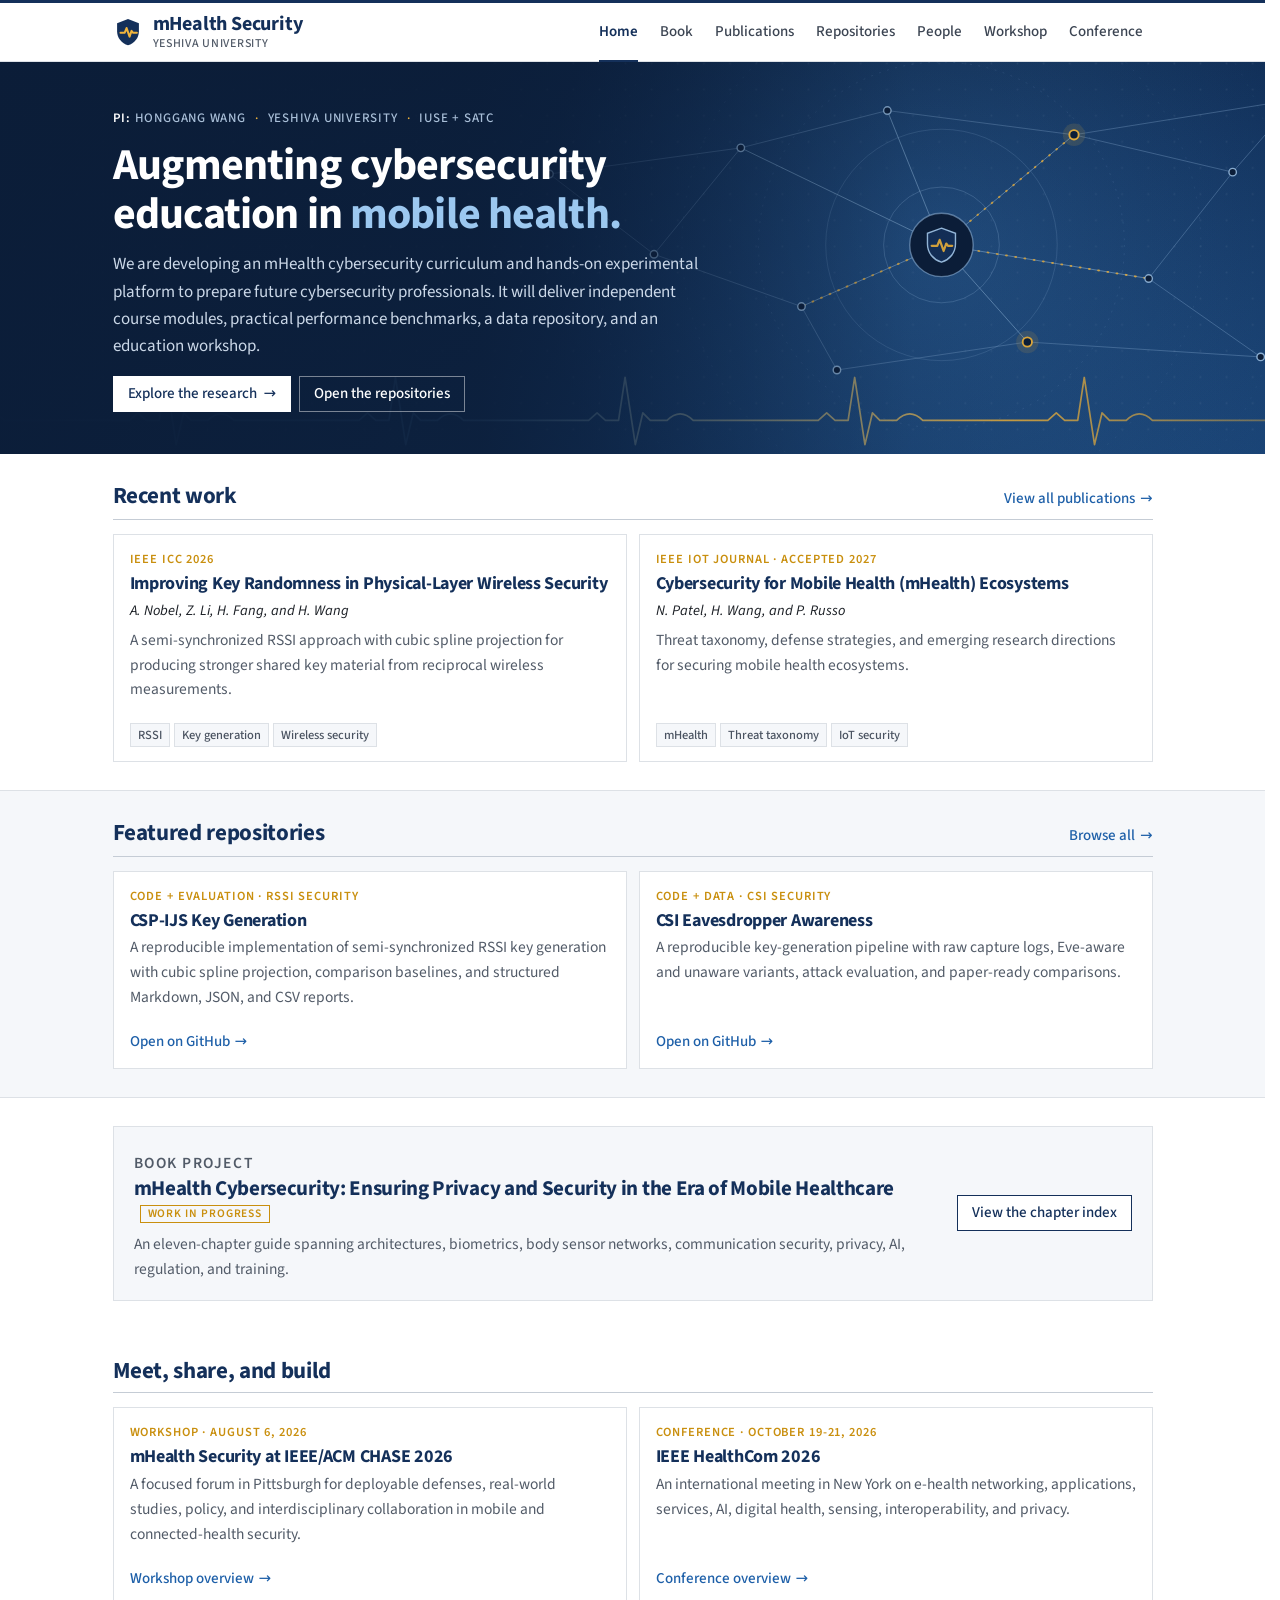
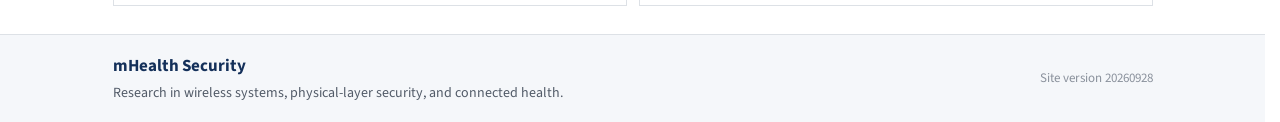
<file: index.html>
<!doctype html>
<html lang="en">
<head>
  <meta charset="utf-8">
  <meta name="viewport" content="width=device-width, initial-scale=1">
  <meta http-equiv="Cache-Control" content="no-cache, no-store, must-revalidate">
  <meta http-equiv="Pragma" content="no-cache">
  <meta http-equiv="Expires" content="0">
  <title>mHealth Security</title>
  <meta name="description" content="Curriculum and experimental platform development for cybersecurity education in mobile health.">
  <meta name="keywords" content="Project mHealth, project mhealth, mhealth project, mHealth Project, mhealth, mHealth, mHealth Security, mhealth security, mHealth Security Project, mobile health, mobile health cybersecurity, wireless security research, physical-layer security, RSSI key generation, CSI eavesdropper awareness, cybersecurity curriculum, Yeshiva University, Honggang Wang">
  <meta name="author" content="mHealth Security Project, Yeshiva University">
  <meta name="robots" content="index, follow">
  <link rel="canonical" href="https://www.proj-mhealth.org/">
  <meta property="og:url" content="https://www.proj-mhealth.org/">
  <meta name="google-site-verification" content="Qk5Y0kAhoHa6yoyvN5SX2Nt1vmmFH6s0yin-P7p3LM4" />
  <meta name="theme-color" content="#14305a">
  <meta property="og:type" content="website">
  <meta property="og:title" content="mHealth Security">
  <meta property="og:description" content="Augmenting cybersecurity education in mobile health through curriculum and experimental platform development.">
  <meta name="twitter:card" content="summary">
  <link rel="icon" href="assets/favicon.svg?v=20260928" type="image/svg+xml">
  <link rel="stylesheet" href="assets/styles.css?v=20261020">
  <script defer src="assets/site.js?v=20260928"></script>
</head>
<body>
  <a class="skip-link" href="#main">Skip to content</a>
  <header id="site-header">
    <div class="nav-wrap">
      <a class="brand" href="index.html" aria-label="mHealth Security home">
        <span class="brand-mark" aria-hidden="true">
          <svg viewBox="0 0 44 44"><path d="M22 3 38 9V21c0 10.2-6.7 17.6-16 20.6C12.7 38.6 6 31.2 6 21V9Z" fill="#14305a"/><path d="M11 23h6.2l2.7-6.8 4.4 12.6 2.9-8.4 2 2.6H35" fill="none" stroke="#f0b43c" stroke-width="3" stroke-linecap="round" stroke-linejoin="round"/></svg>
        </span>
        <span class="brand-text">
          <span class="brand-name">mHealth Security</span>
          <span class="brand-sub">Yeshiva University</span>
        </span>
      </a>
      <button class="menu-toggle" type="button" aria-expanded="false" aria-controls="primary-nav">
        <span></span><span></span><span></span><span class="sr-only">Toggle navigation</span>
      </button>
      <nav id="primary-nav" class="primary-nav" aria-label="Primary navigation">
        <a href="index.html" class="active" aria-current="page">Home</a>
        <a href="book.html">Book</a>
        <a href="publications.html">Publications</a>
        <a href="repositories.html">Repositories</a>
        <a href="people.html">People</a>
        <a href="workshop.html">Workshop</a>
        <a href="conference.html">Conference</a>
      </nav>
    </div>
  </header>

  <main id="main">
    <section class="hero" aria-label="Project overview">
      <div class="container hero-grid">
        <div class="hero-copy">
          <div class="award-facts" aria-label="Project information">
            <span><b>PI:</b> Honggang Wang</span>
            <span>Yeshiva University</span>
            <span>IUSE + SaTC</span>
          </div>
          <h1>Augmenting cybersecurity education in <span>mobile health.</span></h1>
          <p class="lead">We are developing an mHealth cybersecurity curriculum and hands-on experimental platform to prepare future cybersecurity professionals. It will deliver independent course modules, practical performance benchmarks, a data repository, and an education workshop.</p>
          <div class="button-row">
            <a class="button" href="publications.html">Explore the research <span aria-hidden="true">→</span></a>
            <a class="button secondary" href="repositories.html">Open the repositories</a>
          </div>
        </div>
      </div>
    </section>

    <section class="section">
      <div class="container">
        <div class="section-heading">
          <div>
            <p class="eyebrow">Featured research</p>
            <h2>Recent work</h2>
          </div>
          <a class="text-link" href="publications.html">View all publications</a>
        </div>
        <div class="card-grid">
          <article class="card">
            <p class="meta">IEEE ICC 2026</p>
            <h3>Improving Key Randomness in Physical-Layer Wireless Security</h3>
            <p class="authors">A. Nobel, Z. Li, H. Fang, and H. Wang</p>
            <p>A semi-synchronized RSSI approach with cubic spline projection for producing stronger shared key material from reciprocal wireless measurements.</p>
            <div class="tag-row"><span class="tag">RSSI</span><span class="tag">Key generation</span><span class="tag">Wireless security</span></div>
          </article>
          <article class="card">
            <p class="meta">IEEE IoT Journal · Accepted 2027</p>
            <h3>Cybersecurity for Mobile Health (mHealth) Ecosystems</h3>
            <p class="authors">N. Patel, H. Wang, and P. Russo</p>
            <p>Threat taxonomy, defense strategies, and emerging research directions for securing mobile health ecosystems.</p>
            <div class="tag-row"><span class="tag">mHealth</span><span class="tag">Threat taxonomy</span><span class="tag">IoT security</span></div>
          </article>
        </div>
      </div>
    </section>

    <section class="section section-alt">
      <div class="container">
        <div class="section-heading">
          <div>
            <p class="eyebrow">Open research</p>
            <h2>Featured repositories</h2>
          </div>
          <a class="text-link" href="repositories.html">Browse all</a>
        </div>
        <div class="card-grid">
          <article class="card">
            <p class="meta">Code + evaluation · RSSI security</p>
            <h3>CSP-IJS Key Generation</h3>
            <p>A reproducible implementation of semi-synchronized RSSI key generation with cubic spline projection, comparison baselines, and structured Markdown, JSON, and CSV reports.</p>
            <a class="text-link" href="https://github.com/anoted/RSSI_Keygen_CSP_IJS" target="_blank" rel="noopener noreferrer">Open on GitHub</a>
          </article>
          <article class="card">
            <p class="meta">Code + data · CSI security</p>
            <h3>CSI Eavesdropper Awareness</h3>
            <p>A reproducible key-generation pipeline with raw capture logs, Eve-aware and unaware variants, attack evaluation, and paper-ready comparisons.</p>
            <a class="text-link" href="https://github.com/anoted/CSI-Evesdropper-Awareness" target="_blank" rel="noopener noreferrer">Open on GitHub</a>
          </article>
        </div>
      </div>
    </section>

    <section class="section-tight">
      <div class="container feature-band">
        <div>
          <p class="eyebrow">Book project</p>
          <h2>mHealth Cybersecurity: Ensuring Privacy and Security in the Era of Mobile Healthcare <span class="wip">Work in Progress</span></h2>
          <p>An eleven-chapter guide spanning architectures, biometrics, body sensor networks, communication security, privacy, AI, regulation, and training.</p>
        </div>
        <a class="button light" href="book.html">View the chapter index</a>
      </div>
    </section>

    <section class="section">
      <div class="container">
        <div class="section-heading">
          <div>
            <p class="eyebrow">Community</p>
            <h2>Meet, share, and build</h2>
          </div>
        </div>
        <div class="card-grid">
          <article class="card">
            <p class="meta">Workshop · August 6, 2026</p>
            <h3>mHealth Security at IEEE/ACM CHASE 2026</h3>
            <p>A focused forum in Pittsburgh for deployable defenses, real-world studies, policy, and interdisciplinary collaboration in mobile and connected-health security.</p>
            <a class="text-link" href="workshop.html">Workshop overview</a>
          </article>
          <article class="card">
            <p class="meta">Conference · October 19-21, 2026</p>
            <h3>IEEE HealthCom 2026</h3>
            <p>An international meeting in New York on e-health networking, applications, services, AI, digital health, sensing, interoperability, and privacy.</p>
            <a class="text-link" href="conference.html">Conference overview</a>
          </article>
        </div>
      </div>
    </section>
  </main>

  <footer id="site-footer"></footer>
</body>
</html>
</file>
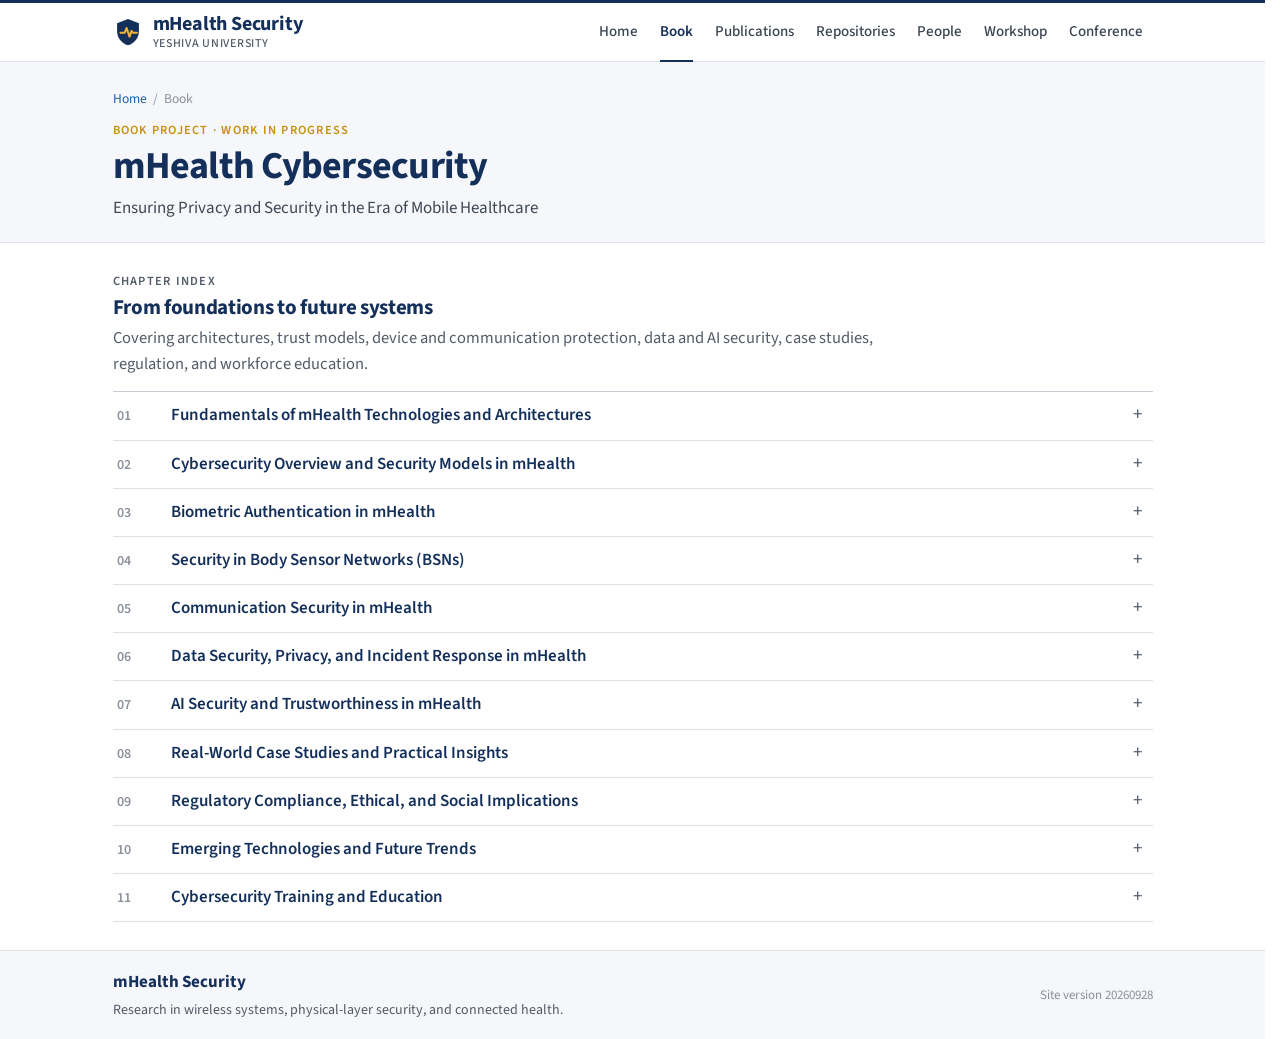
<file: book.html>
<!doctype html>
<html lang="en">
<head>
  <meta charset="utf-8">
  <meta name="viewport" content="width=device-width, initial-scale=1">
  <meta http-equiv="Cache-Control" content="no-cache, no-store, must-revalidate">
  <meta http-equiv="Pragma" content="no-cache">
  <meta http-equiv="Expires" content="0">
  <title>mHealth Cybersecurity Book | mHealth Security</title>
  <meta name="description" content="Chapter index for mHealth Cybersecurity: Ensuring Privacy and Security in the Era of Mobile Healthcare, a work in progress.">
  <meta name="keywords" content="Project mHealth, project mhealth, mhealth project, mHealth Project, mhealth, mHealth, mHealth Security, mhealth security, mHealth cybersecurity book, mobile health cybersecurity, biometric authentication, body sensor networks, communication security, data privacy, AI security, regulatory compliance, mobile healthcare, cybersecurity training, emerging technologies">
  <meta name="author" content="mHealth Security Project, Yeshiva University">
  <meta name="robots" content="index, follow">
  <link rel="canonical" href="https://www.proj-mhealth.org/book.html">
  <meta property="og:url" content="https://www.proj-mhealth.org/book.html">
  <meta name="google-site-verification" content="Qk5Y0kAhoHa6yoyvN5SX2Nt1vmmFH6s0yin-P7p3LM4" />
  <meta name="theme-color" content="#14305a">
  <meta property="og:title" content="mHealth Cybersecurity - Work in Progress">
  <meta property="og:description" content="An eleven-chapter guide to security and privacy in mobile healthcare.">
  <link rel="icon" href="assets/favicon.svg?v=20260928" type="image/svg+xml">
  <link rel="stylesheet" href="assets/styles.css?v=20261020">
  <script defer src="assets/site.js?v=20260928"></script>
</head>
<body>
  <a class="skip-link" href="#main">Skip to content</a>
  <header id="site-header">
    <div class="nav-wrap">
      <a class="brand" href="index.html" aria-label="mHealth Security home">
        <span class="brand-mark" aria-hidden="true">
          <svg viewBox="0 0 44 44"><path d="M22 3 38 9V21c0 10.2-6.7 17.6-16 20.6C12.7 38.6 6 31.2 6 21V9Z" fill="#14305a"/><path d="M11 23h6.2l2.7-6.8 4.4 12.6 2.9-8.4 2 2.6H35" fill="none" stroke="#f0b43c" stroke-width="3" stroke-linecap="round" stroke-linejoin="round"/></svg>
        </span>
        <span class="brand-text">
          <span class="brand-name">mHealth Security</span>
          <span class="brand-sub">Yeshiva University</span>
        </span>
      </a>
      <button class="menu-toggle" type="button" aria-expanded="false" aria-controls="primary-nav">
        <span></span><span></span><span></span><span class="sr-only">Toggle navigation</span>
      </button>
      <nav id="primary-nav" class="primary-nav" aria-label="Primary navigation">
        <a href="index.html">Home</a>
        <a href="book.html" class="active" aria-current="page">Book</a>
        <a href="publications.html">Publications</a>
        <a href="repositories.html">Repositories</a>
        <a href="people.html">People</a>
        <a href="workshop.html">Workshop</a>
        <a href="conference.html">Conference</a>
      </nav>
    </div>
  </header>
  <main id="main">
    <section class="page-hero">
      <div class="container">
        <div class="breadcrumbs"><a href="index.html">Home</a><span>/</span><span>Book</span></div>
        <p class="eyebrow">Book project · Work in Progress</p>
        <h1>mHealth Cybersecurity</h1>
        <p class="lead">Ensuring Privacy and Security in the Era of Mobile Healthcare</p>
      </div>
    </section>
    <section class="section">
      <div class="container">
        <div class="book-intro">
          <div>
            <p class="eyebrow">Chapter index</p>
            <h3>From foundations to future systems</h3>
            <p>Covering architectures, trust models, device and communication protection, data and AI security, case studies, regulation, and workforce education.</p>
          </div>
        </div>

        <div class="chapter-list">
          <details class="chapter">
            <summary><span class="chapter-number">01</span><span>Fundamentals of mHealth Technologies and Architectures</span></summary>
            <div class="chapter-content">
              <ol>
                <li>Introduction to Mobile Health</li>
                <li>Key Technologies in mHealth
                  <ol><li>Wearable Health Trackers</li><li>Telemedicine Platforms</li><li>IoT Sensors in Healthcare</li><li>Cloud and Edge Computing in Healthcare</li></ol>
                </li>
                <li>mHealth Architecture
                  <ol><li>Components</li><li>Network Structures</li><li>Data Flow</li><li>Stakeholders</li></ol>
                </li>
                <li>Benefits and Cybersecurity Issues of mHealth Adoption</li>
              </ol>
            </div>
          </details>
          <details class="chapter">
            <summary><span class="chapter-number">02</span><span>Cybersecurity Overview and Security Models in mHealth</span></summary>
            <div class="chapter-content">
              <ol>
                <li>Cyber Threat Landscape in mHealth</li>
                <li>Common Attack Vectors in mHealthcare Systems</li>
                <li>Security Models and Frameworks in mHealth
                  <ol><li>Main Actors and Their Trust Relationships</li><li>Potential Attackers and Threat Modeling</li></ol>
                </li>
                <li>Developing a Secure mHealth Ecosystem</li>
                <li>Vulnerabilities and Countermeasures for Wearable Device Security</li>
              </ol>
            </div>
          </details>
          <details class="chapter">
            <summary><span class="chapter-number">03</span><span>Biometric Authentication in mHealth</span></summary>
            <div class="chapter-content">
              <ol>
                <li>Introduction to Biometric Authentication</li>
                <li>Common Biometric Methods Used in mHealth
                  <ol><li>Fingerprint Recognition</li><li>Facial and Iris Recognition</li><li>Voice Authentication</li></ol>
                </li>
                <li>Risks and Security Challenges Associated with Biometrics</li>
                <li>Enhancing Biometric Security in Healthcare Applications</li>
              </ol>
            </div>
          </details>
          <details class="chapter">
            <summary><span class="chapter-number">04</span><span>Security in Body Sensor Networks (BSNs)</span></summary>
            <div class="chapter-content">
              <ol>
                <li>Overview of BSNs in Healthcare</li>
                <li>Security Challenges in BSNs</li>
                <li>Authentication and Access Control in BSNs</li>
                <li>Privacy-Preserving Techniques for BSNs</li>
                <li>Leveraging Wireless Channel Information for Secure BSNs</li>
              </ol>
            </div>
          </details>
          <details class="chapter">
            <summary><span class="chapter-number">05</span><span>Communication Security in mHealth</span></summary>
            <div class="chapter-content">
              <ol>
                <li>Securing Wireless Communications in Healthcare</li>
                <li>Threat Modeling for mHealth Communication</li>
                <li>Encryption Techniques for Secure Data Transmission</li>
                <li>Secure Network Architectures for mHealth</li>
                <li>Preventing Man-in-the-Middle and Eavesdropping Attacks</li>
                <li>Compliance and Best Practices</li>
              </ol>
            </div>
          </details>
          <details class="chapter">
            <summary><span class="chapter-number">06</span><span>Data Security, Privacy, and Incident Response in mHealth</span></summary>
            <div class="chapter-content">
              <ol>
                <li>Challenges in Health Data Security and Privacy</li>
                <li>Data Encryption and Anonymization Techniques</li>
                <li>Secure Data Storage and Handling</li>
                <li>Incident Detection, Response, and Recovery Strategies</li>
                <li>Cybersecurity Insurance Guidance for Healthcare Organizations</li>
              </ol>
            </div>
          </details>
          <details class="chapter">
            <summary><span class="chapter-number">07</span><span>AI Security and Trustworthiness in mHealth</span></summary>
            <div class="chapter-content">
              <ol>
                <li>Artificial Intelligence in mHealth
                  <ol><li>Role of AI in Medical Applications</li><li>Role of AI in Data Security</li><li>Privacy-Preserved Modeling and Federated Learning</li><li>AI-Driven Intrusion Detection and Prevention</li></ol>
                </li>
                <li>Threat Modeling for AI-Driven mHealth Systems</li>
                <li>Emerging Security Requirements in AI-Driven mHealth Systems</li>
              </ol>
            </div>
          </details>
          <details class="chapter">
            <summary><span class="chapter-number">08</span><span>Real-World Case Studies and Practical Insights</span></summary>
            <div class="chapter-content">
              <ol>
                <li>Hospital Data Breaches and Ransomware Attacks
                  <ol><li>WannaCry</li><li>SingHealth Data Breach</li><li>Universal Health Services Ransomware</li><li>Qakbot Botnet</li></ol>
                </li>
                <li>Lessons Learned from Recent Cybersecurity Incidents</li>
                <li>Best Practices and Hands-on Guidance for Securing mHealth Applications</li>
              </ol>
            </div>
          </details>
          <details class="chapter">
            <summary><span class="chapter-number">09</span><span>Regulatory Compliance, Ethical, and Social Implications</span></summary>
            <div class="chapter-content">
              <ol>
                <li>Regulatory Frameworks and Compliance
                  <ol><li>HIPAA (USA)</li><li>GDPR (European Union)</li><li>Emerging Regulations</li></ol>
                </li>
                <li>Ethical Considerations in mHealth Cybersecurity</li>
              </ol>
            </div>
          </details>
          <details class="chapter">
            <summary><span class="chapter-number">10</span><span>Emerging Technologies and Future Trends</span></summary>
            <div class="chapter-content">
              <ol>
                <li>Blockchain in mHealth Security
                  <ol><li>Distributed Ledger and Data Integrity</li><li>Transparency, Traceability, and Access Auditing</li><li>Smart Contracts and Dynamic Access Control</li><li>Privacy-Preserving Approaches and Off-Chain Storage</li><li>Scalability and Interoperability Challenges</li></ol>
                </li>
                <li>Zero Trust Architectures in Healthcare</li>
                <li>Post-Quantum Security and Practical Near-Term Risks</li>
                <li>Next-Generation Wearables and IoT Security</li>
                <li>Wireless Power Transfer and the Internet of Batteryless Things</li>
              </ol>
            </div>
          </details>
          <details class="chapter">
            <summary><span class="chapter-number">11</span><span>Cybersecurity Training and Education</span></summary>
            <div class="chapter-content">
              <ol>
                <li>Developing Effective Training Programs for Healthcare Professionals
                  <ol><li>General Awareness</li><li>Professional Training</li><li>mHealth Security Training</li></ol>
                </li>
              </ol>
            </div>
          </details>
        </div>
      </div>
    </section>
  </main>
  <footer id="site-footer"></footer>
</body>
</html>
</file>
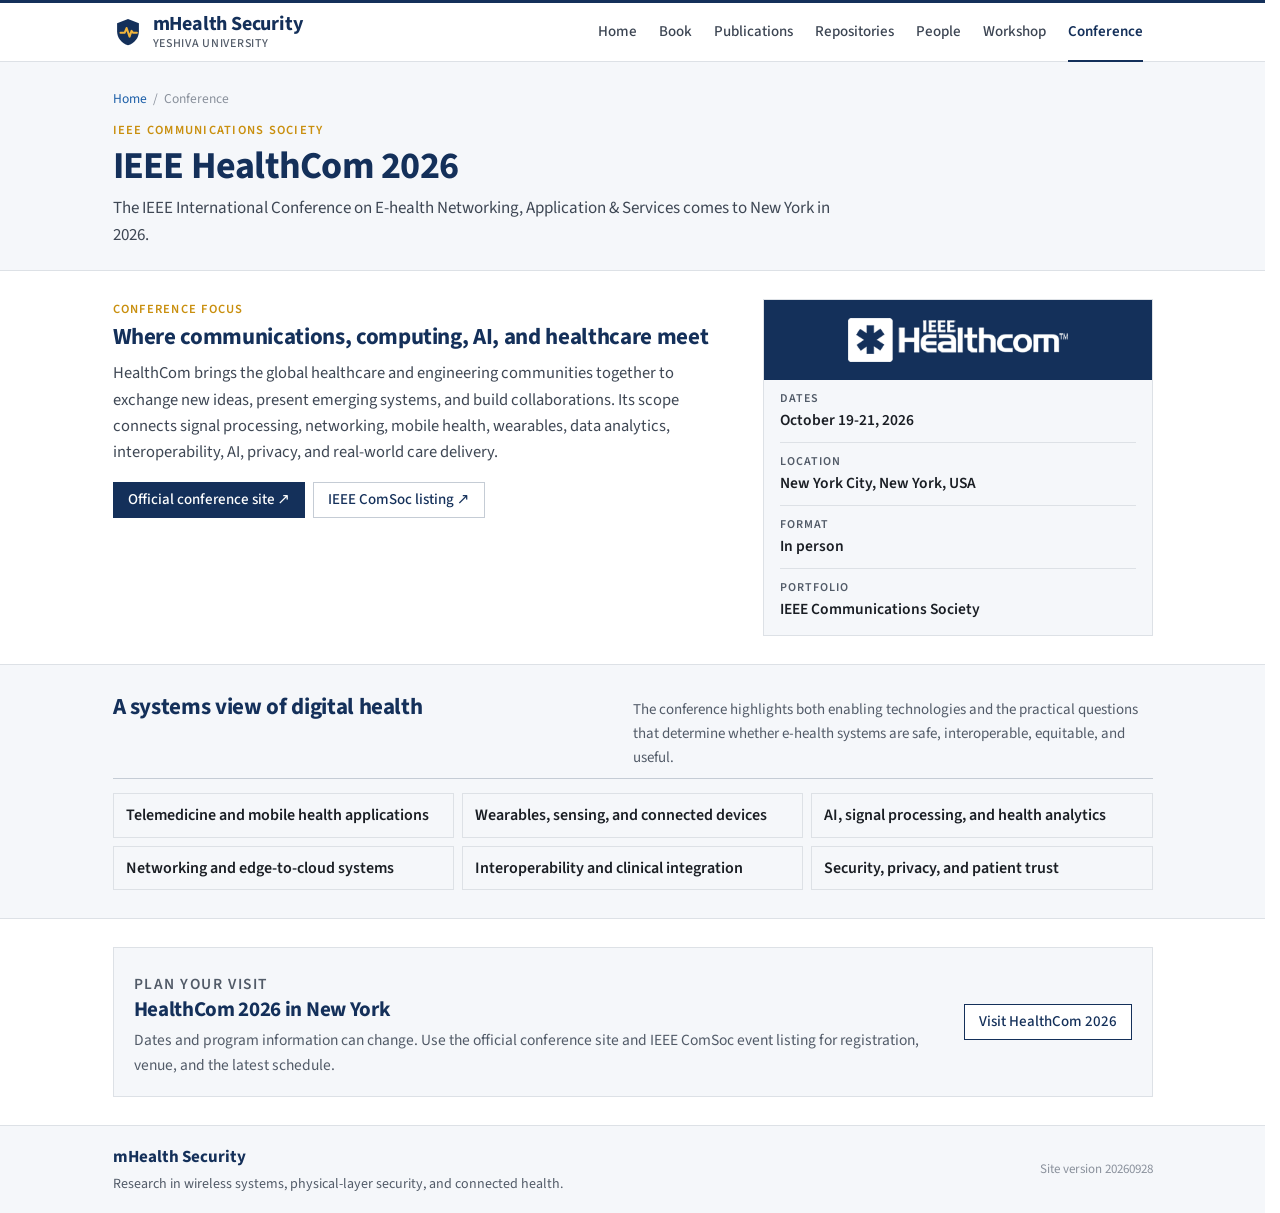
<file: conference.html>
<!doctype html>
<html lang="en">
<head>
  <meta charset="utf-8">
  <meta name="viewport" content="width=device-width, initial-scale=1">
  <meta http-equiv="Cache-Control" content="no-cache, no-store, must-revalidate">
  <meta http-equiv="Pragma" content="no-cache">
  <meta http-equiv="Expires" content="0">
  <title>IEEE HealthCom 2026 | mHealth Security</title>
  <meta name="description" content="Overview of IEEE HealthCom 2026, the International Conference on E-health Networking, Application & Services.">
  <meta name="keywords" content="Project mHealth, project mhealth, mhealth project, mHealth Project, mhealth, mHealth, mHealth Security, mhealth security, IEEE HealthCom 2026, e-health networking, telemedicine, mobile health applications, wearables, connected devices, health analytics, edge-to-cloud systems, clinical interoperability, patient privacy, New York conference">
  <meta name="author" content="mHealth Security Project, Yeshiva University">
  <meta name="robots" content="index, follow">
  <link rel="canonical" href="https://www.proj-mhealth.org/conference.html">
  <meta property="og:url" content="https://www.proj-mhealth.org/conference.html">
  <meta name="google-site-verification" content="Qk5Y0kAhoHa6yoyvN5SX2Nt1vmmFH6s0yin-P7p3LM4" />
  <meta name="theme-color" content="#14305a">
  <meta property="og:title" content="IEEE HealthCom 2026">
  <meta property="og:description" content="E-health networking, applications, services, AI, sensing, and privacy in New York.">
  <link rel="icon" href="assets/favicon.svg?v=20260928" type="image/svg+xml">
  <link rel="stylesheet" href="assets/styles.css?v=20261020">
  <script defer src="assets/site.js?v=20260928"></script>
</head>
<body class="event-page">
  <a class="skip-link" href="#main">Skip to content</a>
  <header id="site-header">
    <div class="nav-wrap">
      <a class="brand" href="index.html" aria-label="mHealth Security home">
        <span class="brand-mark" aria-hidden="true">
          <svg viewBox="0 0 44 44"><path d="M22 3 38 9V21c0 10.2-6.7 17.6-16 20.6C12.7 38.6 6 31.2 6 21V9Z" fill="#14305a"/><path d="M11 23h6.2l2.7-6.8 4.4 12.6 2.9-8.4 2 2.6H35" fill="none" stroke="#f0b43c" stroke-width="3" stroke-linecap="round" stroke-linejoin="round"/></svg>
        </span>
        <span class="brand-text">
          <span class="brand-name">mHealth Security</span>
          <span class="brand-sub">Yeshiva University</span>
        </span>
      </a>
      <button class="menu-toggle" type="button" aria-expanded="false" aria-controls="primary-nav">
        <span></span><span></span><span></span><span class="sr-only">Toggle navigation</span>
      </button>
      <nav id="primary-nav" class="primary-nav" aria-label="Primary navigation">
        <a href="index.html">Home</a>
        <a href="book.html">Book</a>
        <a href="publications.html">Publications</a>
        <a href="repositories.html">Repositories</a>
        <a href="people.html">People</a>
        <a href="workshop.html">Workshop</a>
        <a href="conference.html" class="active" aria-current="page">Conference</a>
      </nav>
    </div>
  </header>
  <main id="main">
    <section class="page-hero">
      <div class="container">
        <div class="breadcrumbs"><a href="index.html">Home</a><span>/</span><span>Conference</span></div>
        <p class="eyebrow">IEEE Communications Society</p>
        <h1>IEEE HealthCom 2026</h1>
        <p class="lead">The IEEE International Conference on E-health Networking, Application &amp; Services comes to New York in 2026.</p>
      </div>
    </section>
    <section class="section">
      <div class="container">
        <article class="event-hero-card">
          <div class="event-copy">
            <p class="eyebrow">Conference focus</p>
            <h2>Where communications, computing, AI, and healthcare meet</h2>
            <p>HealthCom brings the global healthcare and engineering communities together to exchange new ideas, present emerging systems, and build collaborations. Its scope connects signal processing, networking, mobile health, wearables, data analytics, interoperability, AI, privacy, and real-world care delivery.</p>
            <div class="button-row">
              <a class="button" href="https://healthcom2026.ieee-healthcom.org/" target="_blank" rel="noopener noreferrer">Official conference site ↗</a>
              <a class="button secondary" href="https://www.comsoc.org/conferences-events/ieee-international-conference-e-health-networking-application-services-2026" target="_blank" rel="noopener noreferrer">IEEE ComSoc listing ↗</a>
            </div>
          </div>
          <aside class="event-panel">
            <div class="event-logo dark"><img src="assets/images/healthcom2026-logo.png" alt="IEEE HealthCom logo" width="300" height="61"></div>
            <div class="event-detail"><small>Dates</small><strong>October 19-21, 2026</strong></div>
            <div class="event-detail"><small>Location</small><strong>New York City, New York, USA</strong></div>
            <div class="event-detail"><small>Format</small><strong>In person</strong></div>
            <div class="event-detail"><small>Portfolio</small><strong>IEEE Communications Society</strong></div>
          </aside>
        </article>
      </div>
    </section>
    <section class="section section-alt">
      <div class="container">
        <div class="section-heading">
          <div><p class="eyebrow">Why it matters</p><h2>A systems view of digital health</h2></div>
          <p>The conference highlights both enabling technologies and the practical questions that determine whether e-health systems are safe, interoperable, equitable, and useful.</p>
        </div>
        <div class="topic-grid">
          <article class="topic"><h3>Telemedicine and mobile health applications</h3></article>
          <article class="topic"><h3>Wearables, sensing, and connected devices</h3></article>
          <article class="topic"><h3>AI, signal processing, and health analytics</h3></article>
          <article class="topic"><h3>Networking and edge-to-cloud systems</h3></article>
          <article class="topic"><h3>Interoperability and clinical integration</h3></article>
          <article class="topic"><h3>Security, privacy, and patient trust</h3></article>
        </div>
      </div>
    </section>
    <section class="section-tight">
      <div class="container feature-band">
        <div>
          <p class="eyebrow">Plan your visit</p>
          <h2>HealthCom 2026 in New York</h2>
          <p>Dates and program information can change. Use the official conference site and IEEE ComSoc event listing for registration, venue, and the latest schedule.</p>
        </div>
        <a class="button light" href="https://healthcom2026.ieee-healthcom.org/" target="_blank" rel="noopener noreferrer">Visit HealthCom 2026</a>
      </div>
    </section>
  </main>
  <footer id="site-footer"></footer>
</body>
</html>
</file>
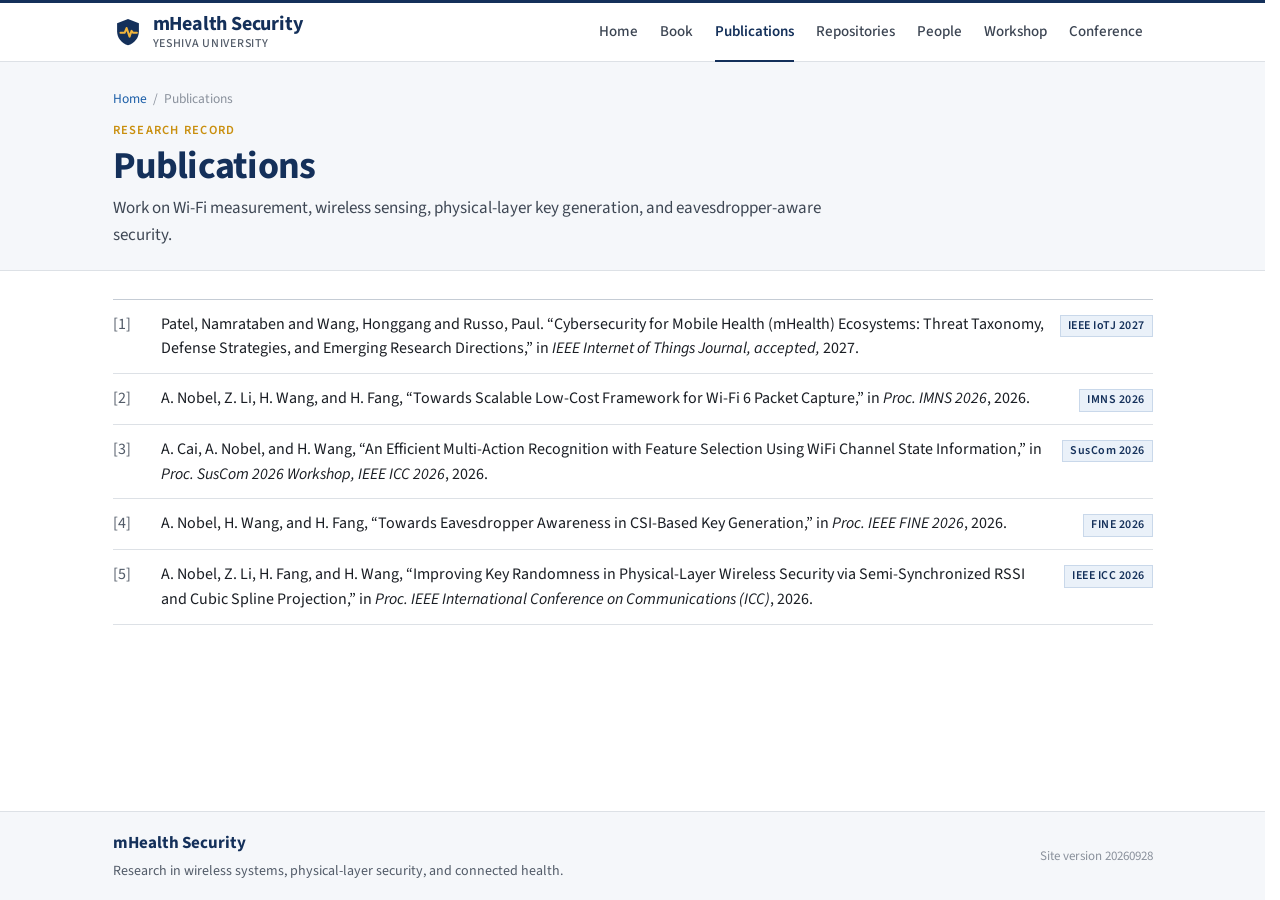
<file: publications.html>
<!doctype html>
<html lang="en">

<head>
  <meta charset="utf-8">
  <meta name="viewport" content="width=device-width, initial-scale=1">
  <meta http-equiv="Cache-Control" content="no-cache, no-store, must-revalidate">
  <meta http-equiv="Pragma" content="no-cache">
  <meta http-equiv="Expires" content="0">
  <title>Publications | mHealth Security</title>
  <meta name="description"
    content="Publications and manuscripts from the mHealth Security research project, formatted in IEEE reference style.">
  <meta name="keywords"
    content="Project mHealth, project mhealth, mhealth project, mHealth Project, mhealth, mHealth, mHealth Security, mhealth security, mHealth Security publications, wireless sensing research, physical-layer security, RSSI key generation, CSI eavesdropper awareness, IEEE papers, mobile health cybersecurity research">
  <meta name="author" content="mHealth Security Project, Yeshiva University">
  <meta name="robots" content="index, follow">
  <link rel="canonical" href="https://www.proj-mhealth.org/publications.html">
  <meta property="og:url" content="https://www.proj-mhealth.org/publications.html">
  <meta name="google-site-verification" content="Qk5Y0kAhoHa6yoyvN5SX2Nt1vmmFH6s0yin-P7p3LM4" />
  <meta name="theme-color" content="#14305a">
  <meta property="og:title" content="Publications | mHealth Security">
  <meta property="og:description" content="Wireless sensing and physical-layer security research publications.">
  <link rel="icon" href="assets/favicon.svg?v=20260928" type="image/svg+xml">
  <link rel="stylesheet" href="assets/styles.css?v=20261020">
  <script defer src="assets/site.js?v=20260928"></script>
</head>

<body>
  <a class="skip-link" href="#main">Skip to content</a>
  <header id="site-header">
    <div class="nav-wrap">
      <a class="brand" href="index.html" aria-label="mHealth Security home">
        <span class="brand-mark" aria-hidden="true">
          <svg viewBox="0 0 44 44"><path d="M22 3 38 9V21c0 10.2-6.7 17.6-16 20.6C12.7 38.6 6 31.2 6 21V9Z" fill="#14305a"/><path d="M11 23h6.2l2.7-6.8 4.4 12.6 2.9-8.4 2 2.6H35" fill="none" stroke="#f0b43c" stroke-width="3" stroke-linecap="round" stroke-linejoin="round"/></svg>
        </span>
        <span class="brand-text">
          <span class="brand-name">mHealth Security</span>
          <span class="brand-sub">Yeshiva University</span>
        </span>
      </a>
      <button class="menu-toggle" type="button" aria-expanded="false" aria-controls="primary-nav">
        <span></span><span></span><span></span><span class="sr-only">Toggle navigation</span>
      </button>
      <nav id="primary-nav" class="primary-nav" aria-label="Primary navigation">
        <a href="index.html">Home</a>
        <a href="book.html">Book</a>
        <a href="publications.html" class="active" aria-current="page">Publications</a>
        <a href="repositories.html">Repositories</a>
        <a href="people.html">People</a>
        <a href="workshop.html">Workshop</a>
        <a href="conference.html">Conference</a>
      </nav>
    </div>
  </header>
  <main id="main">
    <section class="page-hero">
      <div class="container">
        <div class="breadcrumbs"><a href="index.html">Home</a><span>/</span><span>Publications</span></div>
        <p class="eyebrow">Research record</p>
        <h1>Publications</h1>
        <p class="lead">Work on Wi-Fi measurement, wireless sensing, physical-layer key generation, and
          eavesdropper-aware security.</p>
      </div>
    </section>
    <section class="section">
      <div class="container">
        <div class="publication-list">

          <article class="publication">
            <cite>Patel, Namrataben and Wang, Honggang and Russo, Paul. “Cybersecurity for Mobile Health (mHealth)
          Ecosystems: Threat Taxonomy, Defense Strategies, and Emerging Research Directions,” in 
          <em>IEEE Internet of Things Journal, accepted,</em> 2027.</cite>
            <span class="pub-status">IEEE IoTJ 2027</span>
          </article>
          <article class="publication">
            <cite>A. Nobel, Z. Li, H. Wang, and H. Fang, “Towards Scalable Low-Cost Framework for Wi-Fi 6 Packet
              Capture,” in <em>Proc. IMNS 2026</em>, 2026.</cite>
            <span class="pub-status">IMNS 2026</span>
          </article>
          <article class="publication">
            <cite>A. Cai, A. Nobel, and H. Wang, “An Efficient Multi-Action Recognition with Feature Selection Using
              WiFi Channel State Information,” in <em>Proc. SusCom 2026 Workshop, IEEE ICC 2026</em>, 2026.</cite>
            <span class="pub-status">SusCom 2026</span>
          </article>
          <article class="publication">
            <cite>A. Nobel, H. Wang, and H. Fang, “Towards Eavesdropper Awareness in CSI-Based Key Generation,” in
              <em>Proc. IEEE FINE 2026</em>, 2026.</cite>
            <span class="pub-status">FINE 2026</span>
          </article>
          <article class="publication">
            <cite>A. Nobel, Z. Li, H. Fang, and H. Wang, “Improving Key Randomness in Physical-Layer Wireless Security
              via Semi-Synchronized RSSI and Cubic Spline Projection,” in <em>Proc. IEEE International Conference on
                Communications (ICC)</em>, 2026.</cite>
            <span class="pub-status">IEEE ICC 2026</span>
          </article>
        </div>
      </div>
    </section>
  </main>
  <footer id="site-footer"></footer>
</body>

</html>
</file>
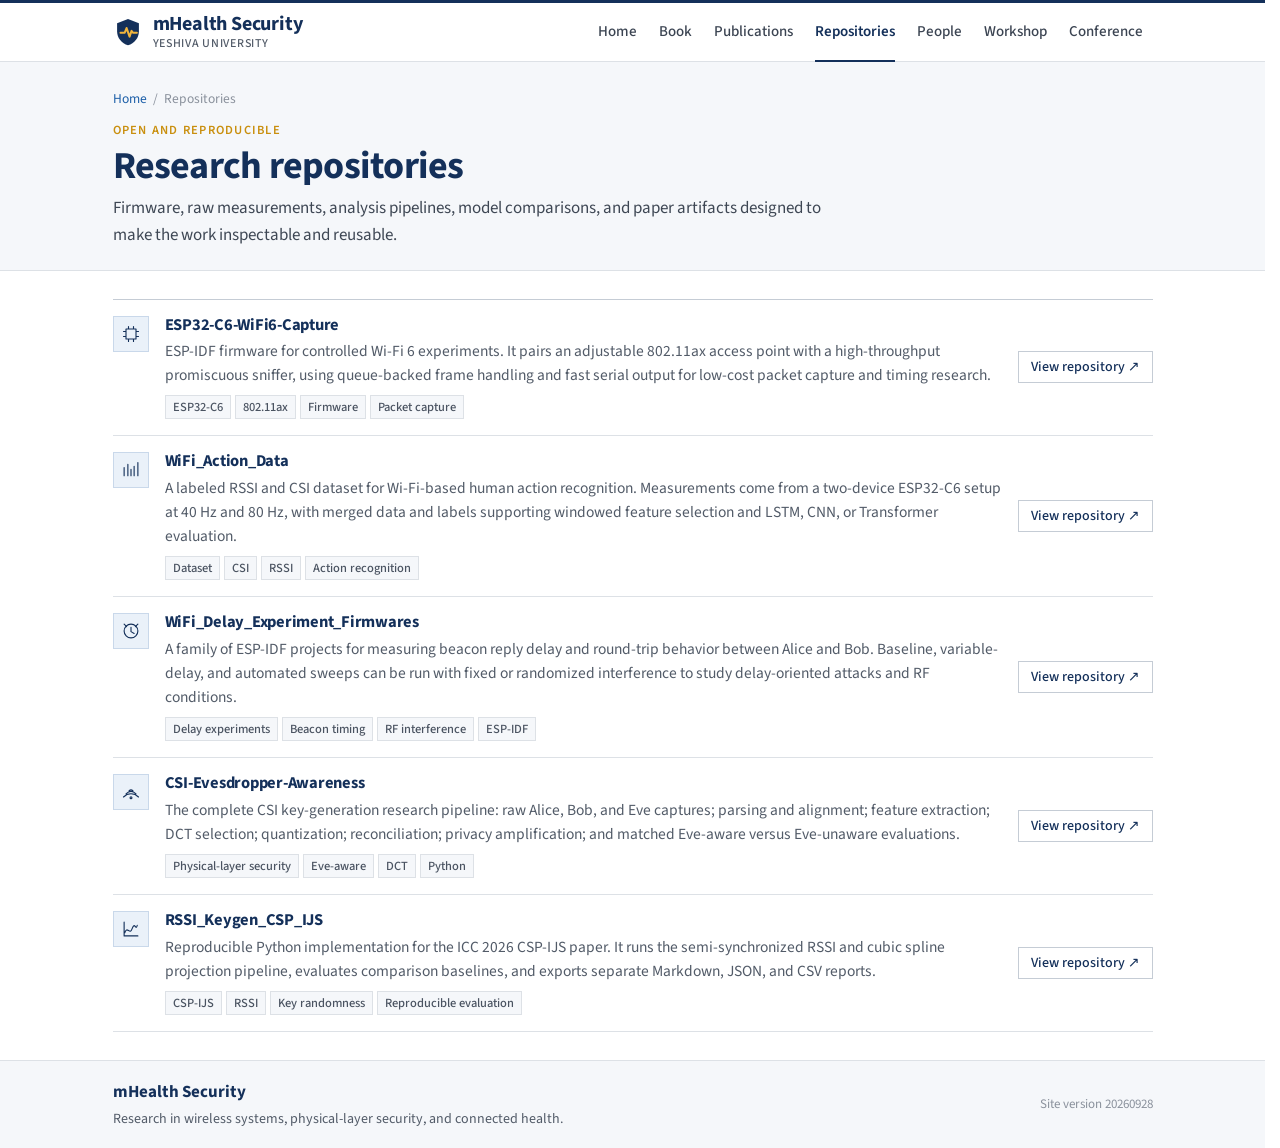
<file: repositories.html>
<!doctype html>
<html lang="en">
<head>
  <meta charset="utf-8">
  <meta name="viewport" content="width=device-width, initial-scale=1">
  <meta http-equiv="Cache-Control" content="no-cache, no-store, must-revalidate">
  <meta http-equiv="Pragma" content="no-cache">
  <meta http-equiv="Expires" content="0">
  <title>Repositories | mHealth Security</title>
  <meta name="description" content="Open firmware, datasets, experiment code, and reproducible research from the mHealth Security project.">
  <meta name="keywords" content="Project mHealth, project mhealth, mhealth project, mHealth Project, mhealth, mHealth, mHealth Security, mhealth security, ESP32-C6, WiFi 6 capture, 802.11ax firmware, CSI dataset, RSSI key generation, physical-layer security, eavesdropper awareness, wireless sensing datasets, reproducible research, open source firmware">
  <meta name="author" content="mHealth Security Project, Yeshiva University">
  <meta name="robots" content="index, follow">
  <link rel="canonical" href="https://www.proj-mhealth.org/repositories.html">
  <meta property="og:url" content="https://www.proj-mhealth.org/repositories.html">
  <meta name="google-site-verification" content="Qk5Y0kAhoHa6yoyvN5SX2Nt1vmmFH6s0yin-P7p3LM4" />
  <meta name="theme-color" content="#14305a">
  <meta property="og:title" content="Repositories | mHealth Security">
  <meta property="og:description" content="Five open repositories for Wi-Fi measurement, sensing, and physical-layer security.">
  <link rel="icon" href="assets/favicon.svg?v=20260928" type="image/svg+xml">
  <link rel="stylesheet" href="assets/styles.css?v=20261020">
  <script defer src="assets/site.js?v=20260928"></script>
</head>
<body>
  <a class="skip-link" href="#main">Skip to content</a>
  <header id="site-header">
    <div class="nav-wrap">
      <a class="brand" href="index.html" aria-label="mHealth Security home">
        <span class="brand-mark" aria-hidden="true">
          <svg viewBox="0 0 44 44"><path d="M22 3 38 9V21c0 10.2-6.7 17.6-16 20.6C12.7 38.6 6 31.2 6 21V9Z" fill="#14305a"/><path d="M11 23h6.2l2.7-6.8 4.4 12.6 2.9-8.4 2 2.6H35" fill="none" stroke="#f0b43c" stroke-width="3" stroke-linecap="round" stroke-linejoin="round"/></svg>
        </span>
        <span class="brand-text">
          <span class="brand-name">mHealth Security</span>
          <span class="brand-sub">Yeshiva University</span>
        </span>
      </a>
      <button class="menu-toggle" type="button" aria-expanded="false" aria-controls="primary-nav">
        <span></span><span></span><span></span><span class="sr-only">Toggle navigation</span>
      </button>
      <nav id="primary-nav" class="primary-nav" aria-label="Primary navigation">
        <a href="index.html">Home</a>
        <a href="book.html">Book</a>
        <a href="publications.html">Publications</a>
        <a href="repositories.html" class="active" aria-current="page">Repositories</a>
        <a href="people.html">People</a>
        <a href="workshop.html">Workshop</a>
        <a href="conference.html">Conference</a>
      </nav>
    </div>
  </header>
  <main id="main">
    <section class="page-hero">
      <div class="container">
        <div class="breadcrumbs"><a href="index.html">Home</a><span>/</span><span>Repositories</span></div>
        <p class="eyebrow">Open and reproducible</p>
        <h1>Research repositories</h1>
        <p class="lead">Firmware, raw measurements, analysis pipelines, model comparisons, and paper artifacts designed to make the work inspectable and reusable.</p>
      </div>
    </section>
    <section class="section">
      <div class="container repo-list">
        <article class="repo-card">
          <div class="repo-icon" aria-hidden="true"><svg viewBox="0 0 32 32"><path d="M8 8h16v16H8zM4 12h4m16 0h4M4 20h4m16 0h4M12 4v4m8-4v4m-8 16v4m8-4v4"/></svg></div>
          <div>
            <h2>ESP32-C6-WiFi6-Capture</h2>
            <p>ESP-IDF firmware for controlled Wi-Fi 6 experiments. It pairs an adjustable 802.11ax access point with a high-throughput promiscuous sniffer, using queue-backed frame handling and fast serial output for low-cost packet capture and timing research.</p>
            <div class="tag-row"><span class="tag">ESP32-C6</span><span class="tag">802.11ax</span><span class="tag">Firmware</span><span class="tag">Packet capture</span></div>
          </div>
          <div class="repo-action"><a class="button secondary" href="https://github.com/anoted/ESP32-C6-WiFi6-Capture" target="_blank" rel="noopener noreferrer">View repository ↗</a></div>
        </article>
        <article class="repo-card">
          <div class="repo-icon" aria-hidden="true"><svg viewBox="0 0 32 32"><path d="M5 25V12m6 13V7m5 18V15m5 10V10m6 15V4"/></svg></div>
          <div>
            <h2>WiFi_Action_Data</h2>
            <p>A labeled RSSI and CSI dataset for Wi-Fi-based human action recognition. Measurements come from a two-device ESP32-C6 setup at 40 Hz and 80 Hz, with merged data and labels supporting windowed feature selection and LSTM, CNN, or Transformer evaluation.</p>
            <div class="tag-row"><span class="tag">Dataset</span><span class="tag">CSI</span><span class="tag">RSSI</span><span class="tag">Action recognition</span></div>
          </div>
          <div class="repo-action"><a class="button secondary" href="https://github.com/anoted/WiFi_Action_Data" target="_blank" rel="noopener noreferrer">View repository ↗</a></div>
        </article>
        <article class="repo-card">
          <div class="repo-icon" aria-hidden="true"><svg viewBox="0 0 32 32"><circle cx="16" cy="16" r="11"/><path d="M16 10v7l5 3M5 5l4 4m18-4-4 4"/></svg></div>
          <div>
            <h2>WiFi_Delay_Experiment_Firmwares</h2>
            <p>A family of ESP-IDF projects for measuring beacon reply delay and round-trip behavior between Alice and Bob. Baseline, variable-delay, and automated sweeps can be run with fixed or randomized interference to study delay-oriented attacks and RF conditions.</p>
            <div class="tag-row"><span class="tag">Delay experiments</span><span class="tag">Beacon timing</span><span class="tag">RF interference</span><span class="tag">ESP-IDF</span></div>
          </div>
          <div class="repo-action"><a class="button secondary" href="https://github.com/anoted/WiFi_Delay_Experiment_Firmwares" target="_blank" rel="noopener noreferrer">View repository ↗</a></div>
        </article>
        <article class="repo-card">
          <div class="repo-icon" aria-hidden="true"><svg viewBox="0 0 32 32"><path d="M4 24c7-7 17-7 24 0M8 19c5-5 11-5 16 0m-11-5c2-2 4-2 6 0"/><circle cx="16" cy="25" r="1.5"/></svg></div>
          <div>
            <h2>CSI-Evesdropper-Awareness</h2>
            <p>The complete CSI key-generation research pipeline: raw Alice, Bob, and Eve captures; parsing and alignment; feature extraction; DCT selection; quantization; reconciliation; privacy amplification; and matched Eve-aware versus Eve-unaware evaluations.</p>
            <div class="tag-row"><span class="tag">Physical-layer security</span><span class="tag">Eve-aware</span><span class="tag">DCT</span><span class="tag">Python</span></div>
          </div>
          <div class="repo-action"><a class="button secondary" href="https://github.com/anoted/CSI-Evesdropper-Awareness" target="_blank" rel="noopener noreferrer">View repository ↗</a></div>
        </article>
        <article class="repo-card">
          <div class="repo-icon" aria-hidden="true"><svg viewBox="0 0 32 32"><path d="M6 22c4-12 8 5 12-7s6 5 8-5M5 27h22M5 5v22"/></svg></div>
          <div>
            <h2>RSSI_Keygen_CSP_IJS</h2>
            <p>Reproducible Python implementation for the ICC 2026 CSP-IJS paper. It runs the semi-synchronized RSSI and cubic spline projection pipeline, evaluates comparison baselines, and exports separate Markdown, JSON, and CSV reports.</p>
            <div class="tag-row"><span class="tag">CSP-IJS</span><span class="tag">RSSI</span><span class="tag">Key randomness</span><span class="tag">Reproducible evaluation</span></div>
          </div>
          <div class="repo-action"><a class="button secondary" href="https://github.com/anoted/RSSI_Keygen_CSP_IJS" target="_blank" rel="noopener noreferrer">View repository ↗</a></div>
        </article>
      </div>
    </section>
  </main>
  <footer id="site-footer"></footer>
</body>
</html>
</file>
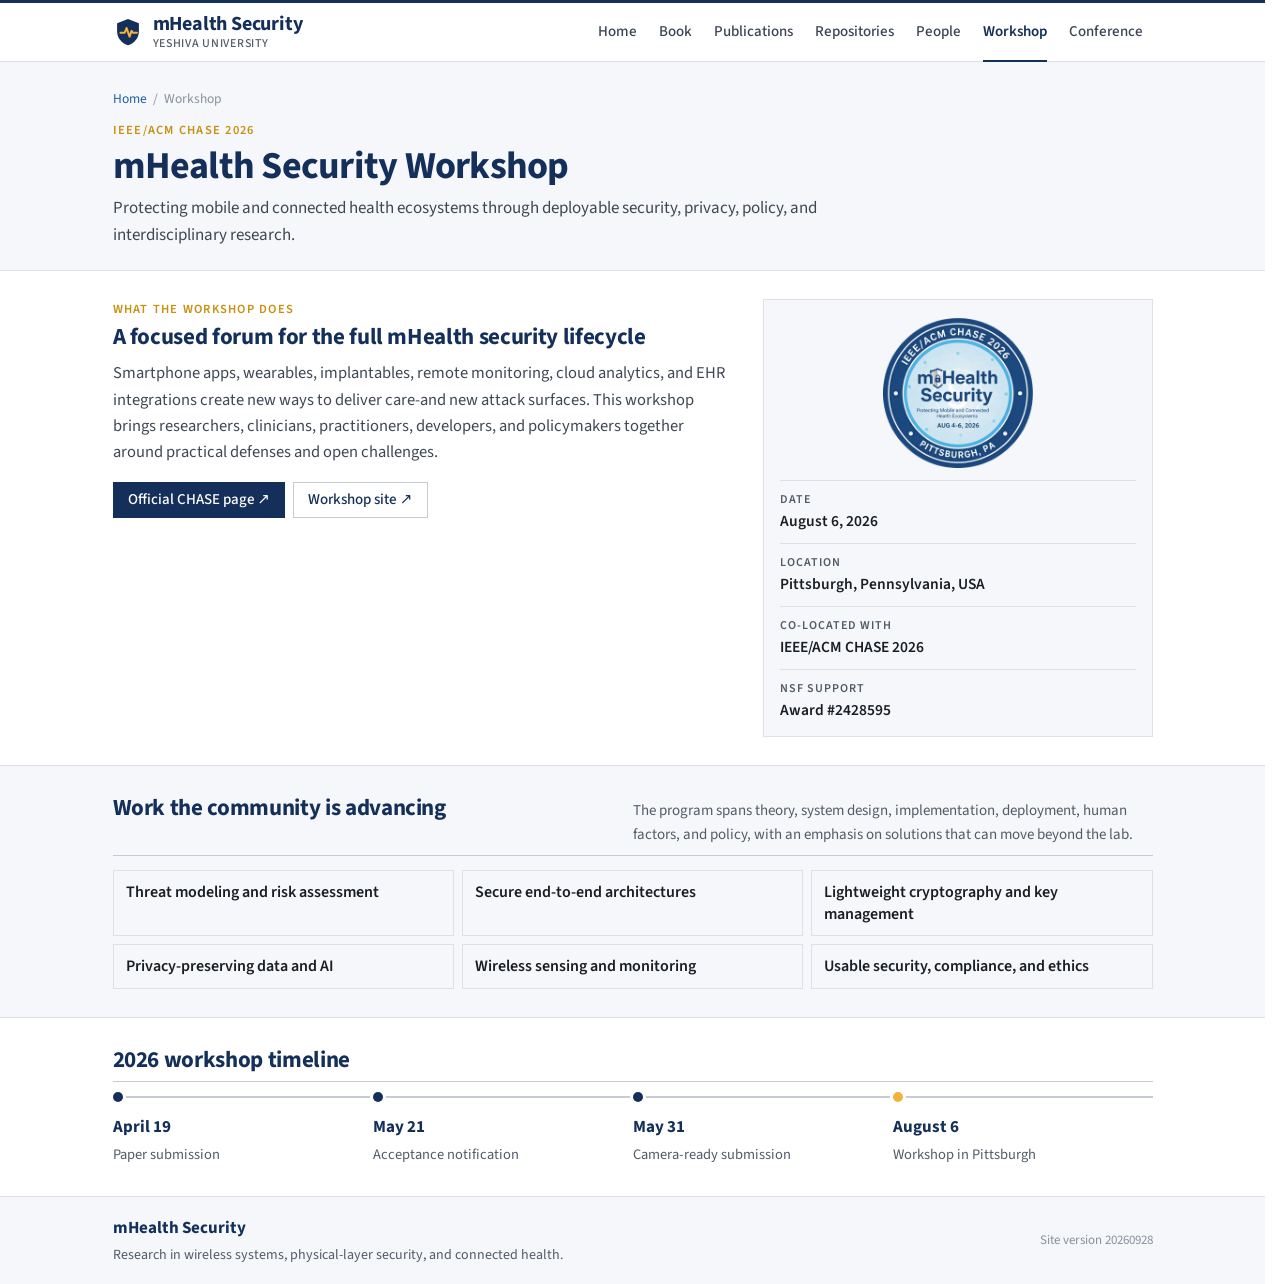
<file: workshop.html>
<!doctype html>
<html lang="en">
<head>
  <meta charset="utf-8">
  <meta name="viewport" content="width=device-width, initial-scale=1">
  <meta http-equiv="Cache-Control" content="no-cache, no-store, must-revalidate">
  <meta http-equiv="Pragma" content="no-cache">
  <meta http-equiv="Expires" content="0">
  <title>mHealth Security Workshop | IEEE/ACM CHASE 2026</title>
  <meta name="description" content="Overview of the mHealth Security workshop co-located with IEEE/ACM CHASE 2026 in Pittsburgh.">
  <meta name="keywords" content="Project mHealth, project mhealth, mhealth project, mHealth Project, mhealth, mHealth, mHealth Security, mhealth security, mHealth Security workshop, IEEE ACM CHASE 2026, threat modeling, secure architectures, lightweight cryptography, key management, privacy-preserving AI, wireless sensing, usable security, Pittsburgh 2026">
  <meta name="author" content="mHealth Security Project, Yeshiva University">
  <meta name="robots" content="index, follow">
  <link rel="canonical" href="https://www.proj-mhealth.org/workshop.html">
  <meta property="og:url" content="https://www.proj-mhealth.org/workshop.html">
  <meta name="google-site-verification" content="Qk5Y0kAhoHa6yoyvN5SX2Nt1vmmFH6s0yin-P7p3LM4" />
  <meta name="theme-color" content="#14305a">
  <meta property="og:title" content="mHealth Security Workshop at IEEE/ACM CHASE 2026">
  <meta property="og:description" content="Protecting mobile and connected health ecosystems.">
  <link rel="icon" href="assets/favicon.svg?v=20260928" type="image/svg+xml">
  <link rel="stylesheet" href="assets/styles.css?v=20261020">
  <script defer src="assets/site.js?v=20260928"></script>
</head>
<body class="event-page">
  <a class="skip-link" href="#main">Skip to content</a>
  <header id="site-header">
    <div class="nav-wrap">
      <a class="brand" href="index.html" aria-label="mHealth Security home">
        <span class="brand-mark" aria-hidden="true">
          <svg viewBox="0 0 44 44"><path d="M22 3 38 9V21c0 10.2-6.7 17.6-16 20.6C12.7 38.6 6 31.2 6 21V9Z" fill="#14305a"/><path d="M11 23h6.2l2.7-6.8 4.4 12.6 2.9-8.4 2 2.6H35" fill="none" stroke="#f0b43c" stroke-width="3" stroke-linecap="round" stroke-linejoin="round"/></svg>
        </span>
        <span class="brand-text">
          <span class="brand-name">mHealth Security</span>
          <span class="brand-sub">Yeshiva University</span>
        </span>
      </a>
      <button class="menu-toggle" type="button" aria-expanded="false" aria-controls="primary-nav">
        <span></span><span></span><span></span><span class="sr-only">Toggle navigation</span>
      </button>
      <nav id="primary-nav" class="primary-nav" aria-label="Primary navigation">
        <a href="index.html">Home</a>
        <a href="book.html">Book</a>
        <a href="publications.html">Publications</a>
        <a href="repositories.html">Repositories</a>
        <a href="people.html">People</a>
        <a href="workshop.html" class="active" aria-current="page">Workshop</a>
        <a href="conference.html">Conference</a>
      </nav>
    </div>
  </header>
  <main id="main">
    <section class="page-hero">
      <div class="container">
        <div class="breadcrumbs"><a href="index.html">Home</a><span>/</span><span>Workshop</span></div>
        <p class="eyebrow">IEEE/ACM CHASE 2026</p>
        <h1>mHealth Security Workshop</h1>
        <p class="lead">Protecting mobile and connected health ecosystems through deployable security, privacy, policy, and interdisciplinary research.</p>
      </div>
    </section>
    <section class="section">
      <div class="container">
        <article class="event-hero-card">
          <div class="event-copy">
            <p class="eyebrow">What the workshop does</p>
            <h2>A focused forum for the full mHealth security lifecycle</h2>
            <p>Smartphone apps, wearables, implantables, remote monitoring, cloud analytics, and EHR integrations create new ways to deliver care-and new attack surfaces. This workshop brings researchers, clinicians, practitioners, developers, and policymakers together around practical defenses and open challenges.</p>
            <div class="button-row">
              <a class="button" href="https://conferences.computer.org/chase2026/workshop_mhealth_security.html" target="_blank" rel="noopener noreferrer">Official CHASE page ↗</a>
              <a class="button secondary" href="https://mhealthsecurity-at-chase.github.io/" target="_blank" rel="noopener noreferrer">Workshop site ↗</a>
            </div>
          </div>
          <aside class="event-panel">
            <div class="event-logo"><img src="assets/images/mhealth-workshop-logo.png" alt="mHealth Security Workshop at IEEE/ACM CHASE 2026 logo" width="320" height="320"></div>
            <div class="event-detail"><small>Date</small><strong>August 6, 2026</strong></div>
            <div class="event-detail"><small>Location</small><strong>Pittsburgh, Pennsylvania, USA</strong></div>
            <div class="event-detail"><small>Co-located with</small><strong>IEEE/ACM CHASE 2026</strong></div>
            <div class="event-detail"><small>NSF support</small><strong>Award #2428595</strong></div>
          </aside>
        </article>
      </div>
    </section>
    <section class="section section-alt">
      <div class="container">
        <div class="section-heading">
          <div><p class="eyebrow">Scope</p><h2>Work the community is advancing</h2></div>
          <p>The program spans theory, system design, implementation, deployment, human factors, and policy, with an emphasis on solutions that can move beyond the lab.</p>
        </div>
        <div class="topic-grid">
          <article class="topic"><h3>Threat modeling and risk assessment</h3></article>
          <article class="topic"><h3>Secure end-to-end architectures</h3></article>
          <article class="topic"><h3>Lightweight cryptography and key management</h3></article>
          <article class="topic"><h3>Privacy-preserving data and AI</h3></article>
          <article class="topic"><h3>Wireless sensing and monitoring</h3></article>
          <article class="topic"><h3>Usable security, compliance, and ethics</h3></article>
        </div>
      </div>
    </section>
    <section class="section">
      <div class="container">
        <div class="section-heading">
          <div><p class="eyebrow">Key dates</p><h2>2026 workshop timeline</h2></div>
        </div>
        <div class="timeline">
          <div class="milestone"><strong>April 19</strong><span>Paper submission</span></div>
          <div class="milestone"><strong>May 21</strong><span>Acceptance notification</span></div>
          <div class="milestone"><strong>May 31</strong><span>Camera-ready submission</span></div>
          <div class="milestone"><strong>August 6</strong><span>Workshop in Pittsburgh</span></div>
        </div>
      </div>
    </section>
  </main>
  <footer id="site-footer"></footer>
</body>
</html>
</file>
<file: assets/styles.css>
@font-face {
  font-family: "Source Sans 3";
  src: url("fonts/SourceSans3-Variable.woff2") format("woff2-variations"), url("fonts/SourceSans3-Variable.woff2") format("woff2");
  font-style: normal;
  font-weight: 200 900;
  font-display: swap;
}
@font-face {
  font-family: "Source Sans 3";
  src: url("fonts/SourceSans3-Variable-Italic.woff2") format("woff2-variations"), url("fonts/SourceSans3-Variable-Italic.woff2") format("woff2");
  font-style: italic;
  font-weight: 200 900;
  font-display: swap;
}

:root {
  --navy: #14305a;
  --navy-deep: #0b1d38;
  --link: #1d5fa8;
  --gold: #c98f0e;
  --gold-soft: #f0b43c;
  --ink: #1a1e24;
  --muted: #525b68;
  --faint: #8a919c;
  --rule: #dde1e6;
  --rule-strong: #c5ccd5;
  --soft: #f5f7fa;
  --tint: #eaf1f9;
  --white: #ffffff;
  --sans: "Source Sans 3", "Source Sans Pro", system-ui, -apple-system, "Segoe UI", Arial, sans-serif;
  --max: 1040px;
  --gutter: 20px;
}

/* ---------- Base ---------- */
* { box-sizing: border-box; }
html { scroll-behavior: smooth; width: 100%; scrollbar-gutter: stable; }
@supports not (scrollbar-gutter: stable) {
  html { overflow-y: scroll; }
}
body {
  margin: 0;
  width: 100%;
  min-height: 100vh;
  min-height: 100dvh;
  overflow-x: hidden;
  display: flex;
  flex-direction: column;
  color: var(--ink);
  background: var(--white);
  font-family: var(--sans);
  font-size: 16.5px;
  line-height: 1.6;
  font-kerning: normal;
  text-rendering: optimizeLegibility;
  -webkit-font-smoothing: antialiased;
}
main { flex: 1 0 auto; }
#site-footer { flex-shrink: 0; }
body.menu-open { overflow: hidden; }
a { color: var(--link); text-decoration: none; }
a:hover { text-decoration: underline; text-underline-offset: 2px; }
img { max-width: 100%; display: block; }
button, input { font: inherit; }
:focus-visible { outline: 2px solid var(--link); outline-offset: 2px; }
.sr-only {
  position: absolute;
  width: 1px;
  height: 1px;
  padding: 0;
  margin: -1px;
  overflow: hidden;
  clip: rect(0, 0, 0, 0);
  white-space: nowrap;
  border: 0;
}
.skip-link {
  position: fixed;
  top: 8px;
  left: 8px;
  z-index: 100;
  transform: translateY(-150%);
  background: var(--navy);
  color: var(--white);
  padding: 8px 14px;
}
.skip-link:focus { transform: translateY(0); }

h1, h2, h3, h4 {
  margin: 0;
  color: var(--navy);
  font-weight: 700;
  line-height: 1.2;
  letter-spacing: -.015em;
}
h1 { font-size: clamp(30px, 3.6vw, 38px); letter-spacing: -.02em; }
h2 { font-size: 23px; }
h3 { font-size: 18px; }
p { margin: 0 0 .8em; }
p:last-child { margin-bottom: 0; }

/* ---------- Header ---------- */
#site-header {
  position: sticky;
  top: 0;
  z-index: 50;
  border-top: 3px solid var(--navy);
  border-bottom: 1px solid var(--rule);
  background: rgba(255, 255, 255, .97);
  backdrop-filter: blur(10px);
}
.nav-wrap {
  width: min(calc(100% - 2 * var(--gutter)), var(--max));
  height: 58px;
  margin: 0 auto;
  display: flex;
  align-items: center;
  justify-content: space-between;
  gap: 24px;
}
.brand {
  display: inline-flex;
  align-items: center;
  gap: 10px;
  color: var(--navy);
  text-decoration: none;
  white-space: nowrap;
}
.brand:hover { text-decoration: none; }
.brand-mark { width: 30px; height: 30px; flex: none; }
.brand-mark svg { width: 100%; height: 100%; display: block; }
.brand-text { display: flex; flex-direction: column; line-height: 1.1; }
.brand-name { font-size: 20px; font-weight: 700; letter-spacing: -.01em; }
.brand-sub { margin-top: 2px; color: var(--muted); font-size: 12px; font-weight: 500; letter-spacing: .06em; text-transform: uppercase; }
.primary-nav {
  display: flex;
  align-items: stretch;
  height: 58px;
  gap: 2px;
}
.primary-nav a {
  position: relative;
  display: flex;
  align-items: center;
  padding: 0 10px;
  color: #3b4452;
  font-size: 15px;
  font-weight: 500;
  text-decoration: none;
}
.primary-nav a::after {
  content: "";
  position: absolute;
  left: 10px;
  right: 10px;
  bottom: -1px;
  height: 2px;
  background: transparent;
}
.primary-nav a:hover { color: var(--navy); }
.primary-nav a:hover::after { background: var(--rule-strong); }
.primary-nav a.active { color: var(--navy); font-weight: 600; }
.primary-nav a.active::after { background: var(--navy); }
.menu-toggle {
  display: none;
  width: 40px;
  height: 40px;
  border: 1px solid var(--rule-strong);
  background: var(--white);
  padding: 9px;
  cursor: pointer;
}
.menu-toggle span:not(.sr-only) {
  display: block;
  height: 2px;
  margin: 4px 0;
  background: var(--navy);
}

/* ---------- Layout primitives ---------- */
.container { width: min(calc(100% - 2 * var(--gutter)), var(--max)); margin-inline: auto; }
.section { padding: 28px 0; }
.section-tight { padding: 28px 0; }
.section-alt { background: var(--soft); border-top: 1px solid var(--rule); border-bottom: 1px solid var(--rule); }
.eyebrow {
  margin: 0 0 4px;
  color: var(--muted);
  font-size: 12.5px;
  font-weight: 600;
  letter-spacing: .1em;
  text-transform: uppercase;
}
.lead {
  max-width: 720px;
  color: #3e4754;
  font-size: 17.5px;
  line-height: 1.6;
}
.section-heading {
  display: flex;
  justify-content: space-between;
  align-items: baseline;
  gap: 16px;
  margin-bottom: 14px;
  padding-bottom: 8px;
  border-bottom: 1px solid var(--rule-strong);
}
.section-heading .eyebrow { display: none; }
.section-heading p { max-width: 520px; margin: 0; color: var(--muted); font-size: 15px; }
.text-link {
  display: inline-flex;
  align-items: center;
  gap: 5px;
  color: var(--link);
  font-size: 15px;
  font-weight: 500;
  white-space: nowrap;
}
.text-link::after { content: "→"; }
.button-row { display: flex; flex-wrap: wrap; gap: 8px; margin-top: 16px; }
.button {
  display: inline-flex;
  align-items: center;
  justify-content: center;
  gap: 7px;
  min-height: 36px;
  padding: 0 14px;
  border: 1px solid var(--navy);
  background: var(--navy);
  color: var(--white);
  font-size: 15px;
  font-weight: 500;
  text-decoration: none;
  transition: background .15s ease, color .15s ease;
}
.button:hover { background: var(--navy-deep); text-decoration: none; }
.button.secondary { background: var(--white); color: var(--navy); border-color: var(--rule-strong); }
.button.secondary:hover { border-color: var(--navy); background: var(--white); }
.button.light { background: var(--white); color: var(--navy); border-color: var(--navy); }
.button.light:hover { background: var(--navy); color: var(--white); }
.tag-row { display: flex; flex-wrap: wrap; gap: 4px; margin-top: 8px; }
.tag {
  display: inline-flex;
  padding: 1px 7px;
  border: 1px solid var(--rule);
  background: var(--soft);
  color: #4a5361;
  font-size: 12.5px;
  font-weight: 500;
}

/* ---------- Home hero ---------- */
.hero {
  position: relative;
  overflow: hidden;
  padding: 46px 0 42px;
  background: var(--navy-deep) url("images/hero-network.svg?v=20260928") 70% center / cover no-repeat;
  color: var(--white);
}
.hero::before {
  content: "";
  position: absolute;
  inset: 0;
  background: linear-gradient(90deg, rgba(11, 29, 56, .96) 0%, rgba(11, 29, 56, .86) 38%, rgba(11, 29, 56, .15) 72%, rgba(11, 29, 56, 0) 100%);
}
.hero-grid { position: relative; z-index: 1; }
.hero-copy { max-width: 600px; }
.hero h1 { color: var(--white); font-size: clamp(32px, 4vw, 44px); font-weight: 700; line-height: 1.12; letter-spacing: -.02em; }
.hero h1 span { color: #9cc8f0; }
.hero .lead { margin-top: 12px; color: #cbd8e8; font-size: 17px; }
.hero .button { background: var(--white); color: var(--navy); border-color: var(--white); }
.hero .button:hover { background: #e6eef8; }
.hero .button.secondary { background: transparent; color: var(--white); border-color: rgba(255, 255, 255, .45); }
.hero .button.secondary:hover { border-color: var(--white); background: rgba(255, 255, 255, .08); }
.award-facts {
  display: flex;
  flex-wrap: wrap;
  margin-bottom: 12px;
  color: #a9bfd8;
  font-size: 13px;
  font-weight: 500;
  letter-spacing: .06em;
  text-transform: uppercase;
}
.award-facts span + span::before { content: "·"; margin: 0 9px; color: var(--gold-soft); }
.award-facts b { color: var(--white); font-weight: 600; }

/* ---------- Entries (cards) ---------- */
.card-grid { display: grid; grid-template-columns: repeat(2, minmax(0, 1fr)); gap: 12px; }
.card-grid.three { grid-template-columns: repeat(3, minmax(0, 1fr)); }
.card {
  display: flex;
  flex-direction: column;
  height: 100%;
  padding: 14px 16px;
  border: 1px solid var(--rule);
  background: var(--white);
}
.card p { color: var(--muted); font-size: 15.5px; }
.card .meta {
  margin-bottom: 4px;
  color: var(--gold);
  font-size: 12.5px;
  font-weight: 600;
  letter-spacing: .07em;
  text-transform: uppercase;
}
.card h3 { margin-bottom: 4px; }
.card .authors { margin: 0 0 6px; color: var(--ink); font-size: 14.5px; font-style: italic; }
.card .text-link { margin-top: auto; padding-top: 8px; align-self: flex-start; }
.card .tag-row { margin-top: auto; padding-top: 8px; }

.feature-band {
  display: grid;
  grid-template-columns: 1fr auto;
  align-items: center;
  gap: 24px;
  padding: 18px 20px;
  border: 1px solid var(--rule);
  background: var(--soft);
}
.feature-band h2 { font-size: 21px; }
.feature-band p { margin: 6px 0 0; color: var(--muted); font-size: 15.5px; }
.wip {
  display: inline-block;
  margin-left: 6px;
  padding: 1px 7px;
  vertical-align: 3px;
  border: 1px solid var(--gold);
  color: var(--gold);
  font-size: 11.5px;
  font-weight: 600;
  letter-spacing: .08em;
  text-transform: uppercase;
}

/* ---------- Inner page header ---------- */
.page-hero {
  padding: 26px 0 20px;
  border-bottom: 1px solid var(--rule);
  background: var(--soft);
}
.page-hero .eyebrow { color: var(--gold); }
.page-hero .lead { margin-top: 6px; font-size: 17px; }
.breadcrumbs {
  display: flex;
  gap: 6px;
  margin-bottom: 10px;
  color: var(--faint);
  font-size: 13.5px;
}
.breadcrumbs a { color: var(--link); }

/* ---------- Publications ---------- */
.publication-list {
  counter-reset: pub;
  border-top: 1px solid var(--rule-strong);
}
.publication {
  counter-increment: pub;
  display: grid;
  grid-template-columns: 34px minmax(0, 1fr) auto;
  gap: 14px;
  align-items: baseline;
  padding: 12px 0;
  border-bottom: 1px solid var(--rule);
  font-size: 16px;
  line-height: 1.55;
}
.publication::before {
  content: "[" counter(pub) "]";
  color: var(--muted);
  font-variant-numeric: tabular-nums;
}
.publication p { margin: 0; }
.publication cite { font-style: normal; }
.publication cite em { font-style: italic; }
.pub-status {
  display: inline-flex;
  white-space: nowrap;
  padding: 1px 7px;
  border: 1px solid #c9d8ea;
  background: var(--tint);
  color: var(--navy);
  font-size: 12px;
  font-weight: 600;
  letter-spacing: .04em;
}
.pub-status.review { border-color: #ecd6a6; background: #fdf6e6; color: #86600f; }
.notice {
  margin-bottom: 16px;
  padding: 10px 14px;
  border: 1px solid #ecd6a6;
  background: #fdf8ec;
  color: #5b4a2a;
  font-size: 15px;
}

/* ---------- Repositories ---------- */
.repo-list { border-top: 1px solid var(--rule-strong); }
.repo-card {
  display: grid;
  grid-template-columns: 36px minmax(0, 1fr) auto;
  gap: 16px;
  align-items: start;
  padding: 16px 0;
  border-bottom: 1px solid var(--rule);
}
.repo-icon {
  width: 36px;
  height: 36px;
  display: grid;
  place-items: center;
  border: 1px solid #c9d8ea;
  background: var(--tint);
  color: var(--navy);
}
.repo-icon svg { width: 20px; fill: none; stroke: currentColor; stroke-width: 1.8; stroke-linecap: round; stroke-linejoin: round; }
.repo-card h2 {
  font-size: 16.5px;
  font-weight: 700;
  word-break: break-word;
}
.repo-card p { margin: 4px 0 0; color: var(--muted); font-size: 15.5px; line-height: 1.55; }
.repo-card .tag-row { margin-top: 8px; }
.repo-action { align-self: center; }
.repo-action .button { min-height: 32px; padding: 0 12px; font-size: 14px; white-space: nowrap; }

/* ---------- People ---------- */
.people-grid { display: grid; grid-template-columns: repeat(2, minmax(0, 1fr)); gap: 12px; }
.person-card {
  display: grid;
  grid-template-columns: 128px minmax(0, 1fr);
  gap: 16px;
  padding: 14px;
  border: 1px solid var(--rule);
  background: var(--white);
}
.person-photo { width: 128px; aspect-ratio: 4 / 5; overflow: hidden; background: var(--soft); border: 1px solid var(--rule); }
.person-photo img { width: 100%; height: 100%; object-fit: cover; object-position: center 25%; }
.person-card:first-child .person-photo img { object-position: 62% 34%; }
.person-body { display: flex; flex-direction: column; min-width: 0; }
.person-role { color: var(--gold); font-size: 12px; font-weight: 600; letter-spacing: .08em; text-transform: uppercase; }
.person-body h2 { margin: 2px 0 6px; font-size: 21px; }
.person-body p { color: var(--muted); font-size: 15px; line-height: 1.55; }
.affiliation { margin-top: 2px; padding-top: 8px; border-top: 1px solid var(--rule); color: #444d5a !important; font-size: 14px !important; }
.affiliation strong { color: var(--ink); font-weight: 600; }
.person-links { display: flex; flex-wrap: wrap; gap: 4px 14px; margin-top: auto; padding-top: 8px; }
.person-links a { font-size: 14.5px; font-weight: 500; }
.photo-credit { margin-top: 12px; color: var(--faint); font-size: 13px; }
.photo-credit a { color: inherit; }

/* ---------- Book ---------- */
.book-intro { max-width: 760px; margin-bottom: 14px; }
.book-intro h3 { font-size: 21px; margin-bottom: 4px; }
.book-intro p { color: var(--muted); }
.chapter-list { border-top: 1px solid var(--rule-strong); }
.chapter { border-bottom: 1px solid var(--rule); }
.chapter summary {
  display: grid;
  grid-template-columns: 44px 1fr 16px;
  align-items: baseline;
  gap: 10px;
  padding: 10px 4px;
  cursor: pointer;
  list-style: none;
  color: var(--navy);
  font-size: 17px;
  font-weight: 600;
}
.chapter summary:hover { background: var(--soft); }
.chapter summary::-webkit-details-marker { display: none; }
.chapter-number {
  color: var(--faint);
  font-size: 14px;
  font-weight: 600;
  font-variant-numeric: tabular-nums;
}
.chapter summary::after { content: "+"; color: var(--muted); font-size: 19px; font-weight: 400; line-height: 1; }
.chapter[open] summary::after { content: "−"; }
.chapter-content { padding: 0 4px 12px 58px; }
.chapter-content ol { margin: 0; padding-left: 20px; color: #3e4754; font-size: 15.5px; }
.chapter-content li { padding: 1px 0; }
.chapter-content ol ol { margin: 2px 0 4px; color: var(--muted); list-style-type: lower-alpha; }

/* ---------- Events ---------- */
.event-hero-card {
  display: grid;
  grid-template-columns: minmax(0, 1.6fr) minmax(260px, 1fr);
  gap: 28px;
  align-items: start;
}
.event-copy h2 { margin-bottom: 10px; }
.event-copy p { color: #3e4754; }
.event-copy .eyebrow { color: var(--gold); }
.event-panel {
  border: 1px solid var(--rule);
  background: var(--soft);
  padding: 4px 16px;
}
.event-logo {
  display: flex;
  justify-content: center;
  padding: 14px 0 12px;
  border-bottom: 1px solid var(--rule);
}
.event-logo img { width: 150px; height: auto; }
.event-logo.dark { margin: -4px -16px 0; padding: 18px 16px; background: var(--navy); border-bottom: 0; }
.event-logo.dark img { width: 220px; }
.event-detail { padding: 9px 0; border-bottom: 1px solid var(--rule); }
.event-detail:last-child { border-bottom: 0; }
.event-detail small { display: block; color: var(--muted); font-size: 12px; font-weight: 600; letter-spacing: .08em; text-transform: uppercase; }
.event-detail strong { display: block; color: var(--ink); font-size: 15.5px; font-weight: 600; }
.topic-grid { display: grid; grid-template-columns: repeat(3, minmax(0, 1fr)); gap: 8px; }
.topic {
  padding: 10px 12px;
  border: 1px solid var(--rule);
  background: var(--soft);
}
.topic h3 { font-size: 16px; font-weight: 600; line-height: 1.4; color: var(--ink); letter-spacing: 0; }
.timeline { display: grid; grid-template-columns: repeat(4, minmax(0, 1fr)); }
.milestone { position: relative; padding: 16px 16px 0 0; border-top: 2px solid var(--rule-strong); }
.milestone::before {
  content: "";
  position: absolute;
  top: -6px;
  left: 0;
  width: 10px;
  height: 10px;
  border-radius: 50%;
  background: var(--navy);
  box-shadow: 0 0 0 3px var(--white);
}
.milestone:last-child::before { background: var(--gold-soft); }
.milestone strong { display: block; color: var(--navy); font-size: 17px; }
.milestone span { color: var(--muted); font-size: 14.5px; }

/* ---------- Footer ---------- */
#site-footer { padding: 18px 0; border-top: 1px solid var(--rule); background: var(--soft); }
.footer-inner {
  width: min(calc(100% - 2 * var(--gutter)), var(--max));
  margin: auto;
  display: flex;
  justify-content: space-between;
  align-items: center;
  gap: 24px;
}
.footer-brand { color: var(--navy); font-size: 17px; font-weight: 700; }
.footer-inner p { margin: 2px 0 0; color: var(--muted); font-size: 14px; }
.footer-meta { display: flex; flex-direction: column; align-items: end; color: var(--faint); font-size: 13px; }

@media (prefers-reduced-motion: reduce) {
  *, *::before, *::after { scroll-behavior: auto !important; transition: none !important; }
}

/* ---------- Responsive ---------- */
@media (max-width: 920px) {
  .menu-toggle { display: block; }
  .primary-nav {
    /* Anchored to the sticky header: its backdrop-filter makes it the containing
       block, so position: fixed would be clipped to the header's 62px height. */
    position: absolute;
    top: 100%;
    left: 0;
    right: 0;
    height: calc(100vh - 62px);
    height: calc(100dvh - 62px);
    overflow-y: auto;
    display: none;
    flex-direction: column;
    gap: 0;
    padding: 8px var(--gutter) 20px;
    background: var(--white);
    border-top: 1px solid var(--rule);
  }
  .primary-nav.open { display: flex; }
  .primary-nav a { min-height: 46px; padding: 0 4px; border-bottom: 1px solid var(--rule); font-size: 17px; }
  .primary-nav a::after { display: none; }
  .primary-nav a.active { background: var(--soft); padding-left: 10px; }
  .card-grid.three, .topic-grid { grid-template-columns: repeat(2, minmax(0, 1fr)); }
  .people-grid { grid-template-columns: 1fr; }
}

@media (max-width: 720px) {
  :root { --gutter: 16px; }
  .brand-sub { display: none; }
  .hero { padding: 32px 0 30px; background-position: 78% center; }
  .hero::before { background: linear-gradient(180deg, rgba(11, 29, 56, .9), rgba(11, 29, 56, .82)); }
  .section { padding: 22px 0; }
  .section-tight { padding: 22px 0; }
  .section-heading { flex-wrap: wrap; }
  .card-grid, .card-grid.three, .topic-grid { grid-template-columns: 1fr; }
  .feature-band { grid-template-columns: 1fr; gap: 12px; }
  .feature-band .button { justify-self: start; }
  .page-hero { padding: 20px 0 16px; }
  .publication { grid-template-columns: 30px minmax(0, 1fr); gap: 6px 10px; }
  .publication .pub-status { grid-column: 2; justify-self: start; }
  .repo-card { grid-template-columns: 32px minmax(0, 1fr); gap: 12px; }
  .repo-icon { width: 32px; height: 32px; }
  .repo-action { grid-column: 2; }
  .event-hero-card { grid-template-columns: 1fr; gap: 16px; }
  .timeline { grid-template-columns: 1fr; }
  .milestone { padding: 0 0 14px 20px; border-top: 0; border-left: 2px solid var(--rule-strong); }
  .milestone::before { top: 4px; left: -6px; }
  .chapter summary { grid-template-columns: 34px 1fr 14px; font-size: 16.5px; }
  .chapter-content { padding: 0 4px 12px 30px; }
  .footer-inner { flex-direction: column; align-items: flex-start; gap: 8px; }
  .footer-meta { align-items: start; }
}

@media (max-width: 440px) {
  .person-card { grid-template-columns: 88px minmax(0, 1fr); gap: 12px; padding: 12px; }
  .person-photo { width: 88px; }
  .hero .button-row { flex-direction: column; align-items: stretch; }
}
</file>
